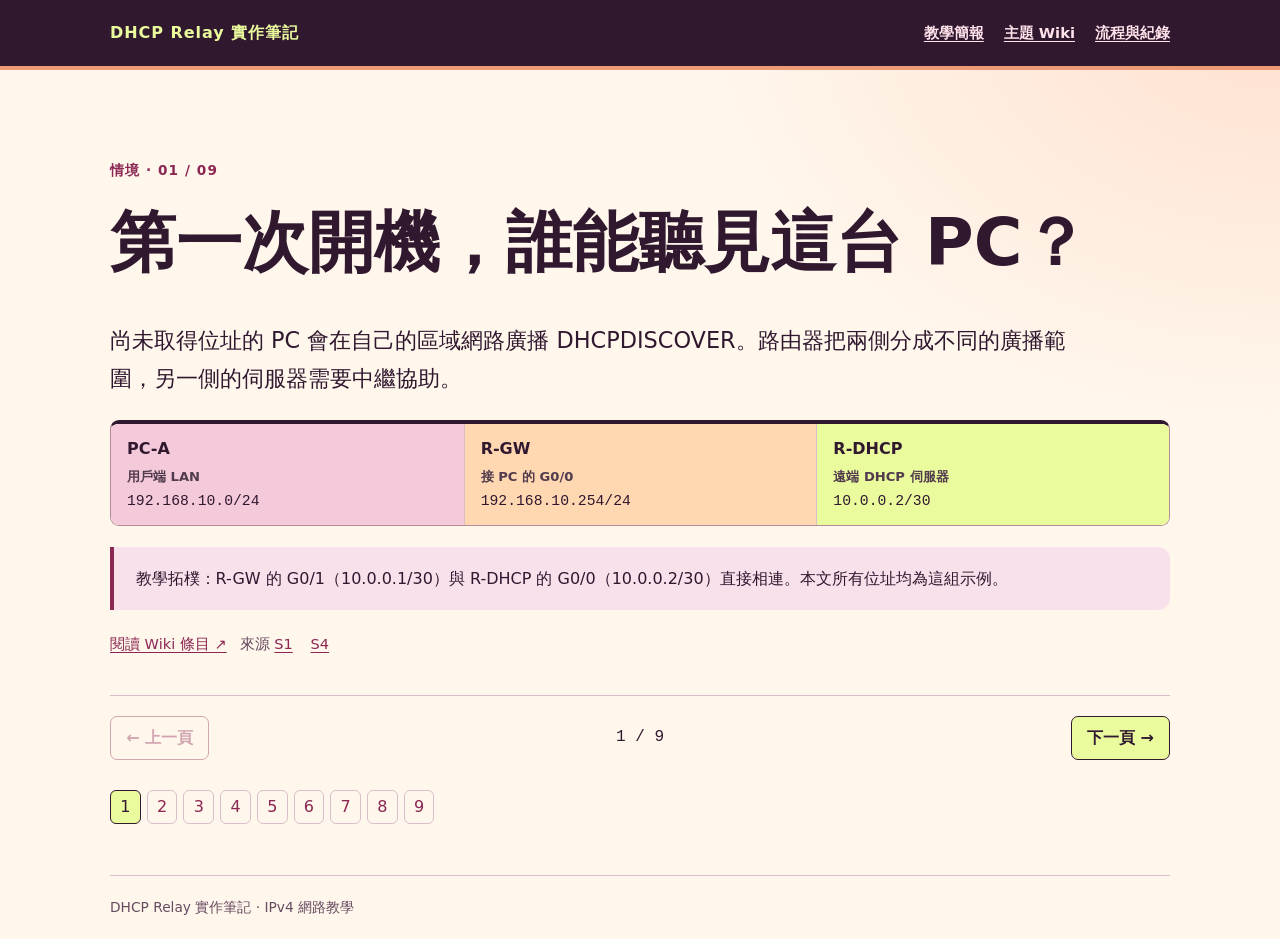
<file: index.html>
<!doctype html><html lang="zh-Hant"><head><meta charset="utf-8"><meta name="viewport" content="width=device-width,initial-scale=1"><meta name="theme-color" content="#30182f"><title>跨網段取得 IP｜DHCP Relay 實作筆記</title><link rel="stylesheet" href="style.css"><script src="slide.js" defer></script></head><body><header><div class="top"><span class="brand">DHCP Relay 實作筆記</span><nav aria-label="主選單"><a href="index.html">教學簡報</a><a href="wiki.html">主題 Wiki</a><a href="workflow.html">流程與紀錄</a></nav></div></header><main><section class="slide" id="s1" aria-label="第 1 頁"><div class="kicker">情境 · 01 / 09</div><h1>第一次開機，誰能聽見這台 PC？</h1><p class="lead">尚未取得位址的 PC 會在自己的區域網路廣播 DHCPDISCOVER。路由器把兩側分成不同的廣播範圍，另一側的伺服器需要中繼協助。</p><div class="body"><div class="map" aria-label="教學拓樸"><div><strong>PC-A</strong><small>用戶端 LAN</small><span>192.168.10.0/24</span></div><div><strong>R-GW</strong><small>接 PC 的 G0/0</small><span>192.168.10.254/24</span></div><div><strong>R-DHCP</strong><small>遠端 DHCP 伺服器</small><span>10.0.0.2/30</span></div></div><p class="panel">教學拓樸：R-GW 的 G0/1（10.0.0.1/30）與 R-DHCP 的 G0/0（10.0.0.2/30）直接相連。本文所有位址均為這組示例。</p></div><div class="refs"><a href="wiki.html#w1">閱讀 Wiki 條目 ↗</a>來源 <a href="wiki.html#S1" title="RFC 2131 · Dynamic Host Configuration Protocol">S1</a> <a href="wiki.html#S4" title="Configuring the Cisco IOS DHCP Relay Agent">S4</a></div></section><section class="slide" id="s2" aria-label="第 2 頁"><div class="kicker">協定 · 02 / 09</div><h2>一筆新租約的四封訊息</h2><p class="lead">首次成功租用新位址的典型順序是 Discover、Offer、Request、ACK，簡稱 DORA。</p><div class="body"><div class="row"><strong>D · Discover</strong><span>PC 在本地詢問「哪一台伺服器能提供設定？」</span></div><div class="row"><strong>O · Offer</strong><span>伺服器提出可提供的位址和參數。</span></div><div class="row"><strong>R · Request</strong><span>PC 表明選擇哪個提議，請求使用該位址。</span></div><div class="row"><strong>A · ACK</strong><span>被選中的伺服器確認租約和設定。</span></div><p class="panel">只觀察到 Offer 時，還要繼續追 Request 與 ACK。續租流程可能省略前面的步驟。</p></div><div class="refs"><a href="wiki.html#w2">閱讀 Wiki 條目 ↗</a>來源 <a href="wiki.html#S1" title="RFC 2131 · Dynamic Host Configuration Protocol">S1</a></div></section><section class="slide" id="s3" aria-label="第 3 頁"><div class="kicker">封包路徑 · 03 / 09</div><h2>追蹤要求與回覆的路徑</h2><p class="lead">R-GW 收到 PC 的初始廣播，將接收介面的 IP 填入 giaddr（中繼位址），再把要求單播給指定的伺服器。</p><div class="body"><div class="row"><strong>① PC-A → R-GW</strong><span>PC 廣播 Discover，初始 giaddr 為 0.0.0.0。</span></div><div class="row"><strong>② R-GW → R-DHCP</strong><span>本例 giaddr 填 192.168.10.254，單播目的地是 10.0.0.2。</span></div><div class="row"><strong>③ R-DHCP → R-GW</strong><span>伺服器據 giaddr 選用戶端網段的位址池，將回覆送往 192.168.10.254。</span></div><div class="row"><strong>④ R-GW → PC-A</strong><span>中繼在用戶端 LAN 交付回覆；本地送達方式取決於廣播旗標等條件。</span></div><p class="panel">想查為什麼沒有收到 Offer，要同時確認伺服器能選到正確的池，也能把回覆送回 giaddr。</p></div><div class="refs"><a href="wiki.html#w3">閱讀 Wiki 條目 ↗</a>來源 <a href="wiki.html#S1" title="RFC 2131 · Dynamic Host Configuration Protocol">S1</a> <a href="wiki.html#S2" title="RFC 1542 · Clarifications and Extensions for BOOTP">S2</a> <a href="wiki.html#S4" title="Configuring the Cisco IOS DHCP Relay Agent">S4</a> <a href="wiki.html#S5" title="Configuring the Cisco IOS XE DHCP Server">S5</a></div></section><section class="slide" id="s4" aria-label="第 4 頁"><div class="kicker">中繼設定 · 04 / 09</div><h2>把 helper 放在收到廣播的一側</h2><p class="lead">在 R-GW 連接 PC-A 的 G0/0 設定 helper，參數填遠端伺服器 10.0.0.2。以下指令從 R-GW 的全域設定模式開始。</p><div class="body"><pre><code>interface GigabitEthernet0/0
 ip address 192.168.10.254 255.255.255.0
 ip helper-address 10.0.0.2
 no shutdown
exit
interface GigabitEthernet0/1
 ip address 10.0.0.1 255.255.255.252
 no shutdown
end</code></pre><p class="panel">設定後查看 R-GW 的 running-config，確認 helper 位於 G0/0 下；在本例 G0/1 是傳往伺服器的一側。</p></div><div class="refs"><a href="wiki.html#w4">閱讀 Wiki 條目 ↗</a>來源 <a href="wiki.html#S4" title="Configuring the Cisco IOS DHCP Relay Agent">S4</a></div></section><section class="slide" id="s5" aria-label="第 5 頁"><div class="kicker">伺服器設定 · 05 / 09</div><h2>把用戶端網段寫進位址池</h2><p class="lead">池描述 PC 要取得的網路設定。R-DHCP 在本例提供 /24 遮罩及 PC 所在 LAN 的預設閘道。以下從 R-DHCP 全域設定模式開始。</p><div class="body"><pre><code>interface GigabitEthernet0/0
 ip address 10.0.0.2 255.255.255.252
 no shutdown
exit
ip dhcp excluded-address 192.168.10.1 192.168.10.20
ip dhcp excluded-address 192.168.10.254
ip dhcp pool CLIENT-LAN
 network 192.168.10.0 255.255.255.0
 default-router 192.168.10.254
end</code></pre><p class="panel">本例動態位址範圍為 .21～.253。192.168.10.21 是可能的租約；實際值要看伺服器紀錄。</p></div><div class="refs"><a href="wiki.html#w5">閱讀 Wiki 條目 ↗</a>來源 <a href="wiki.html#S3" title="RFC 2132 · DHCP Options and BOOTP Vendor Extensions">S3</a> <a href="wiki.html#S5" title="Configuring the Cisco IOS XE DHCP Server">S5</a></div></section><section class="slide" id="s6" aria-label="第 6 頁"><div class="kicker">回程路由 · 06 / 09</div><h2>去程到了，回覆往哪裡走？</h2><p class="lead">兩台路由器在 10.0.0.0/30 上直接相連，但回覆的目的地是 giaddr 192.168.10.254。R-DHCP 還需要一條能到該位址的有效路由。</p><div class="body"><div class="row"><strong>先查目的地</strong><span>在 R-DHCP 的特權模式輸入 show ip route，檢查到 192.168.10.254 的路徑。</span></div><div class="row"><strong>補上回程</strong><span>本例假設沒有其他可用路由。下一跳是相鄰的 R-GW：10.0.0.1。</span></div><pre><code>R-DHCP# configure terminal
R-DHCP(config)# ip route 192.168.10.0 255.255.255.0 10.0.0.1
R-DHCP(config)# end
R-DHCP# show ip route</code></pre><p class="panel">若已有能正確送達 giaddr 的動態路由或預設路由，就沿用原路徑。</p></div><div class="refs"><a href="wiki.html#w6">閱讀 Wiki 條目 ↗</a>來源 <a href="wiki.html#S1" title="RFC 2131 · Dynamic Host Configuration Protocol">S1</a> <a href="wiki.html#S6" title="IP Routing Configuration Guide · Basic IP Routing">S6</a></div></section><section class="slide" id="s7" aria-label="第 7 頁"><div class="kicker">成果驗證 · 07 / 09</div><h2>怎樣才算 PC 真的拿到正確設定？</h2><p class="lead">讓 PC 重新選擇 DHCP，先讀它實際拿到的 IP、遮罩和閘道，再到 R-DHCP 對照 IP 與租約。</p><div class="body"><div class="row"><strong>PC-A</strong><span>Packet Tracer → Desktop → IP Configuration → DHCP。此例應取得 192.168.10.21～253 其中一個位址、遮罩 255.255.255.0、閘道 192.168.10.254。</span></div><div class="row"><strong>R-DHCP</strong><span>show ip dhcp binding：找 PC 剛取得的 IP 與對應用戶端；show ip dhcp pool：看位址池資訊。</span></div><div class="row"><strong>PC-A</strong><span>再 ping 192.168.10.254 檢查 PC 到閘道的連通性。單一次 ping 只能驗證該段連線。</span></div><p class="panel">以上是操作步驟與預期值。實際租約、封包與 ping 結果應從自己的實驗讀取。</p></div><div class="refs"><a href="wiki.html#w7">閱讀 Wiki 條目 ↗</a>來源 <a href="wiki.html#S1" title="RFC 2131 · Dynamic Host Configuration Protocol">S1</a> <a href="wiki.html#S3" title="RFC 2132 · DHCP Options and BOOTP Vendor Extensions">S3</a> <a href="wiki.html#S5" title="Configuring the Cisco IOS XE DHCP Server">S5</a></div></section><section class="slide" id="s8" aria-label="第 8 頁"><div class="kicker">故障定位 · 08 / 09</div><h2>依最後看見的封包找下一步</h2><p class="lead">依目前掌握的證據，先查最靠近封包停止位置的設定。</p><div class="body"><div class="row"><strong>只有本地 Discover</strong><span>查 R-GW 的用戶端側介面及 helper 目標，再查到伺服器的路徑。</span></div><div class="row"><strong>伺服器收到要求，未見 Offer</strong><span>看 giaddr、相符的 network、池內是否仍有可分配的位址。</span></div><div class="row"><strong>伺服器送出 Offer，PC 收不到</strong><span>查伺服器到 giaddr 的回程；若 Offer 已到中繼，再看中繼到 PC 的 LAN。</span></div><div class="row"><strong>有 IP，但跨網段不通</strong><span>比對 Option 3、PC 的閘道與實際介面，接著逐段檢查路由。</span></div><p class="panel">每一列都是下一個要驗證的假設；要靠設定或封包結果決定實際原因。</p></div><div class="refs"><a href="wiki.html#w8">閱讀 Wiki 條目 ↗</a>來源 <a href="wiki.html#S1" title="RFC 2131 · Dynamic Host Configuration Protocol">S1</a> <a href="wiki.html#S2" title="RFC 1542 · Clarifications and Extensions for BOOTP">S2</a> <a href="wiki.html#S3" title="RFC 2132 · DHCP Options and BOOTP Vendor Extensions">S3</a> <a href="wiki.html#S4" title="Configuring the Cisco IOS DHCP Relay Agent">S4</a> <a href="wiki.html#S5" title="Configuring the Cisco IOS XE DHCP Server">S5</a> <a href="wiki.html#S6" title="IP Routing Configuration Guide · Basic IP Routing">S6</a></div></section><section class="slide" id="s9" aria-label="第 9 頁"><div class="kicker">自我檢核 · 09 / 09</div><h2>你能從三個位址找出錯誤嗎？</h2><p class="lead">先對照各欄位的使用者：中繼要找伺服器，PC 要找本地閘道，而伺服器要找通往中繼的下一跳。</p><div class="body"><details><summary>① helper 應填哪個 IP？設在哪裡？</summary><p>在 R-GW 的 G0/0 設定 ip helper-address 10.0.0.2，讓接收廣播的介面將要求轉給 R-DHCP。</p></details><details><summary>② 位址池應發給 PC 哪個閘道？</summary><p>default-router 192.168.10.254。這個位址位在 PC 所在的 LAN。</p></details><details><summary>③ R-DHCP 到用戶端網段經過哪個鄰居？</summary><p>經 10.0.0.1，也就是對端 R-GW 的 G0/1。回覆要到的 giaddr 是 192.168.10.254。</p></details></div><div class="refs"><a href="wiki.html#w9">閱讀 Wiki 條目 ↗</a>來源 <a href="wiki.html#S2" title="RFC 1542 · Clarifications and Extensions for BOOTP">S2</a> <a href="wiki.html#S3" title="RFC 2132 · DHCP Options and BOOTP Vendor Extensions">S3</a> <a href="wiki.html#S4" title="Configuring the Cisco IOS DHCP Relay Agent">S4</a> <a href="wiki.html#S5" title="Configuring the Cisco IOS XE DHCP Server">S5</a> <a href="wiki.html#S6" title="IP Routing Configuration Guide · Basic IP Routing">S6</a></div></section><div class="ctrl"><button type="button" id="prev">← 上一頁</button><span class="mono" id="counter" aria-live="polite">1 / 9</span><button type="button" id="next" class="forward">下一頁 →</button></div><nav class="pages" aria-label="跳到指定頁"><a href="#s1" aria-label="第 1 頁 情境">1</a><a href="#s2" aria-label="第 2 頁 協定">2</a><a href="#s3" aria-label="第 3 頁 封包路徑">3</a><a href="#s4" aria-label="第 4 頁 中繼設定">4</a><a href="#s5" aria-label="第 5 頁 伺服器設定">5</a><a href="#s6" aria-label="第 6 頁 回程路由">6</a><a href="#s7" aria-label="第 7 頁 成果驗證">7</a><a href="#s8" aria-label="第 8 頁 故障定位">8</a><a href="#s9" aria-label="第 9 頁 自我檢核">9</a></nav></main><footer>DHCP Relay 實作筆記 · IPv4 網路教學</footer></body></html>
</file>
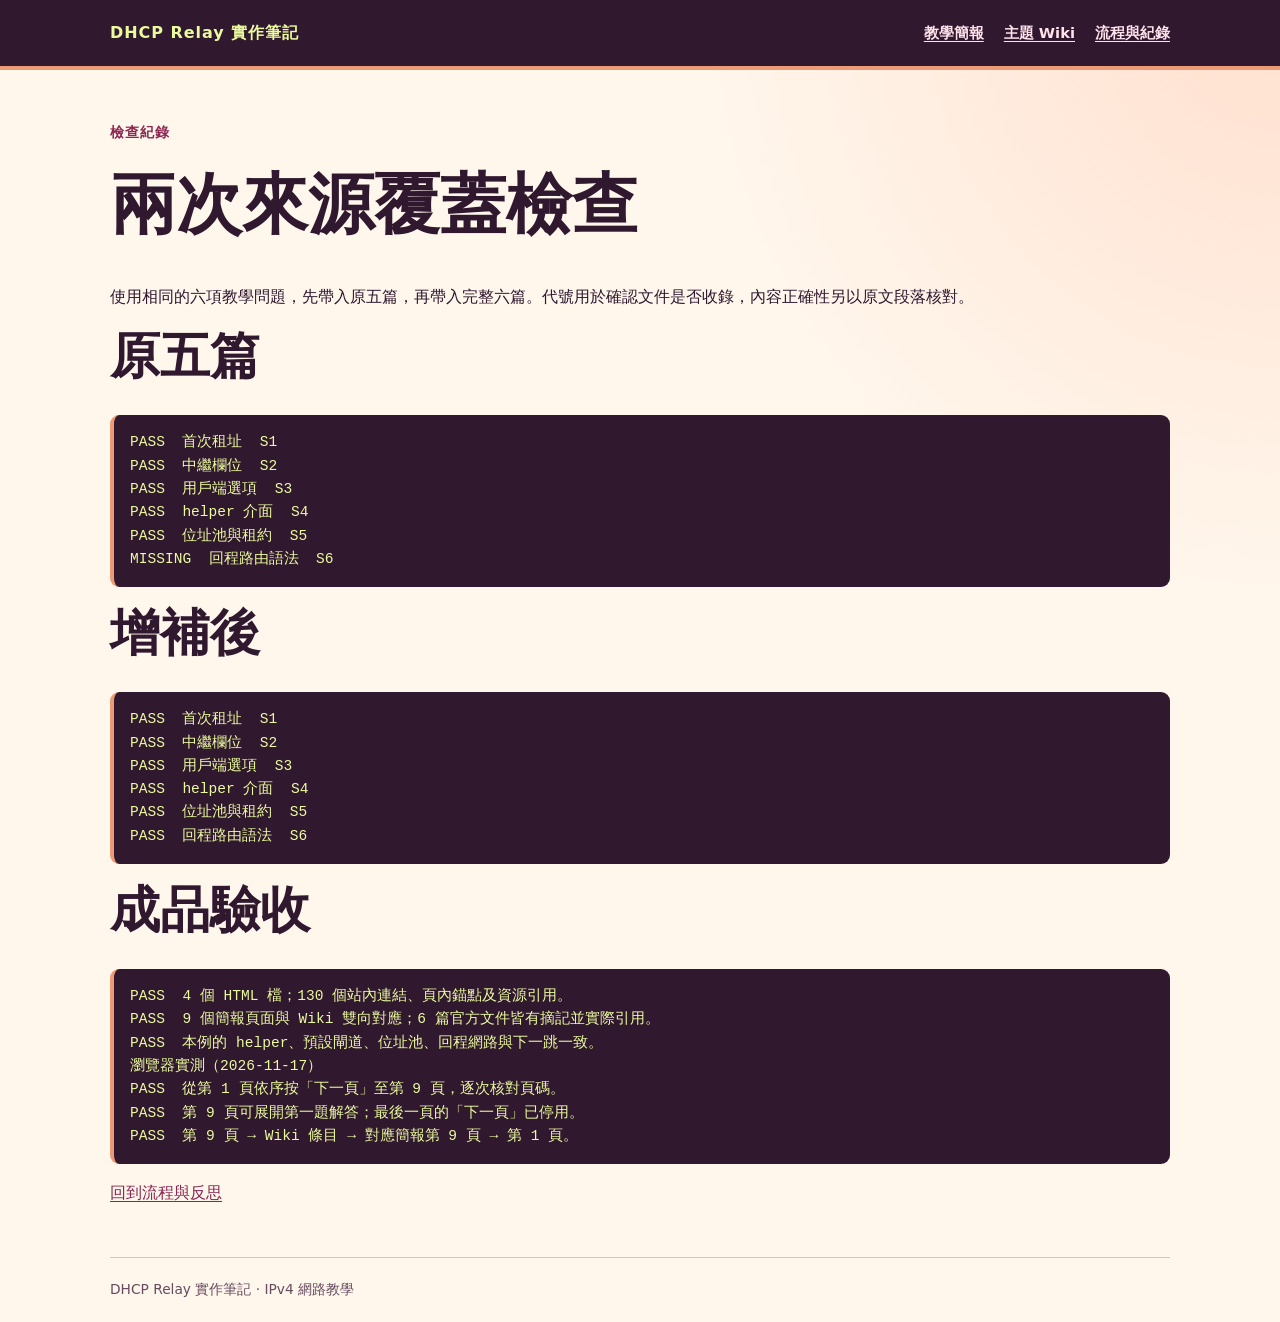
<file: checks.html>
<!doctype html><html lang="zh-Hant"><head><meta charset="utf-8"><meta name="viewport" content="width=device-width,initial-scale=1"><meta name="theme-color" content="#30182f"><title>檢查輸出｜DHCP Relay 實作筆記</title><link rel="stylesheet" href="style.css"></head><body><header><div class="top"><span class="brand">DHCP Relay 實作筆記</span><nav aria-label="主選單"><a href="index.html">教學簡報</a><a href="wiki.html">主題 Wiki</a><a href="workflow.html">流程與紀錄</a></nav></div></header><main><div class="kicker">檢查紀錄</div><h1>兩次來源覆蓋檢查</h1><p>使用相同的六項教學問題，先帶入原五篇，再帶入完整六篇。代號用於確認文件是否收錄，內容正確性另以原文段落核對。</p><h2>原五篇</h2><pre>PASS  首次租址  S1
PASS  中繼欄位  S2
PASS  用戶端選項  S3
PASS  helper 介面  S4
PASS  位址池與租約  S5
MISSING  回程路由語法  S6
</pre><h2>增補後</h2><pre>PASS  首次租址  S1
PASS  中繼欄位  S2
PASS  用戶端選項  S3
PASS  helper 介面  S4
PASS  位址池與租約  S5
PASS  回程路由語法  S6
</pre><h2>成品驗收</h2><pre>PASS  4 個 HTML 檔；130 個站內連結、頁內錨點及資源引用。
PASS  9 個簡報頁面與 Wiki 雙向對應；6 篇官方文件皆有摘記並實際引用。
PASS  本例的 helper、預設閘道、位址池、回程網路與下一跳一致。
瀏覽器實測（2026-11-17）
PASS  從第 1 頁依序按「下一頁」至第 9 頁，逐次核對頁碼。
PASS  第 9 頁可展開第一題解答；最後一頁的「下一頁」已停用。
PASS  第 9 頁 → Wiki 條目 → 對應簡報第 9 頁 → 第 1 頁。
</pre><a href="workflow.html">回到流程與反思</a></main><footer>DHCP Relay 實作筆記 · IPv4 網路教學</footer></body></html>
</file>
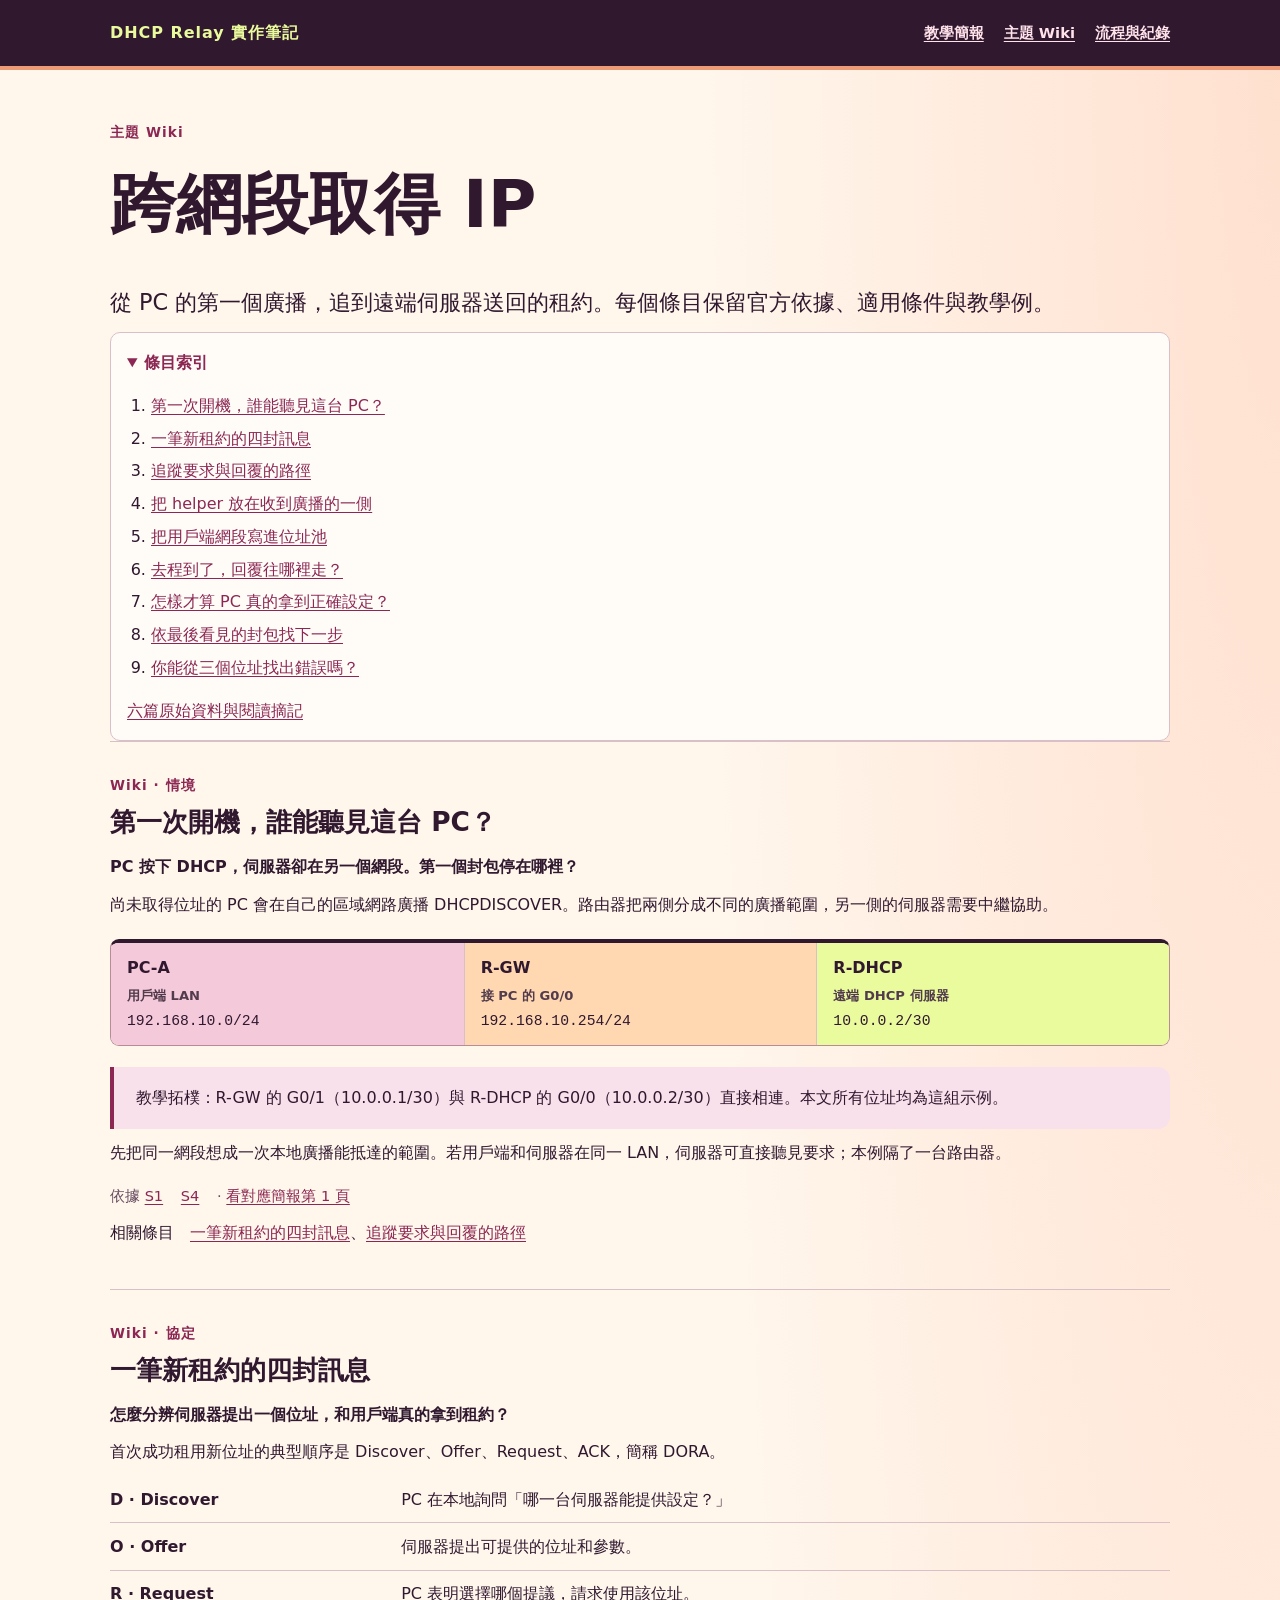
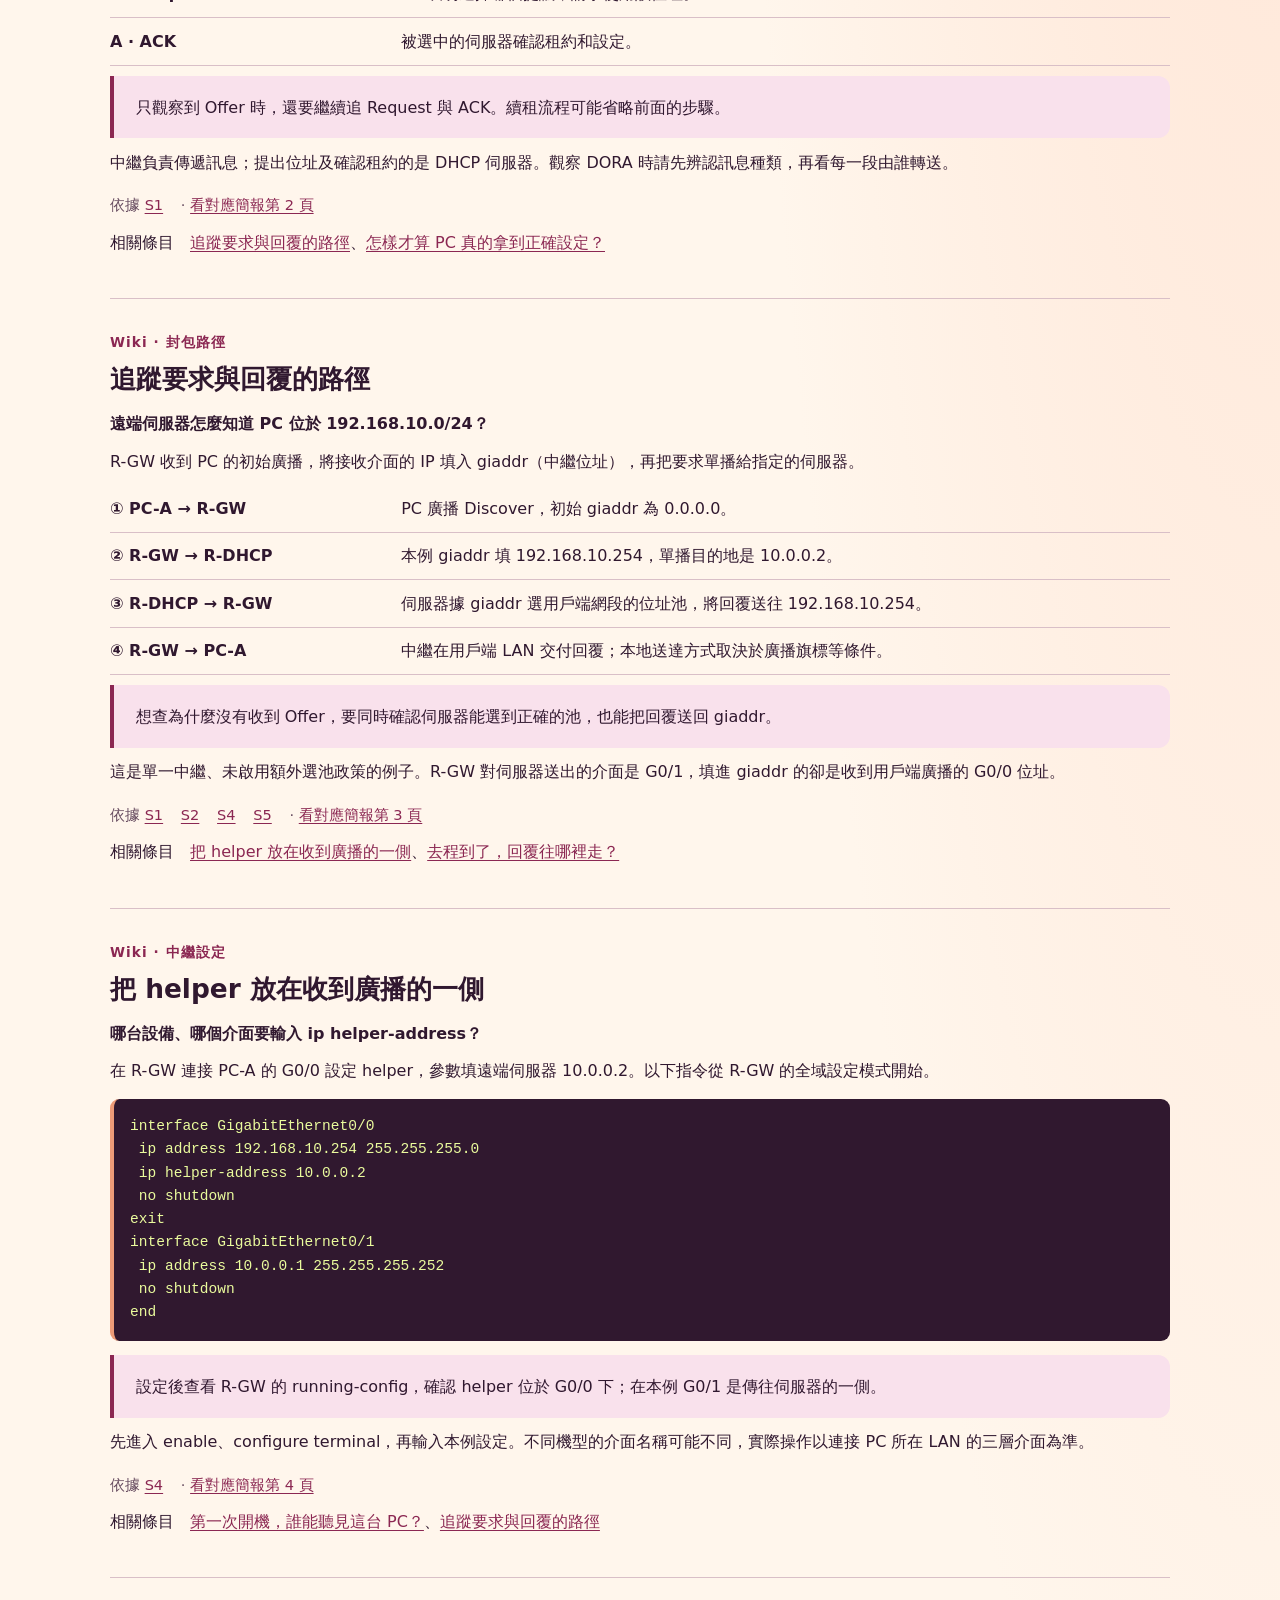
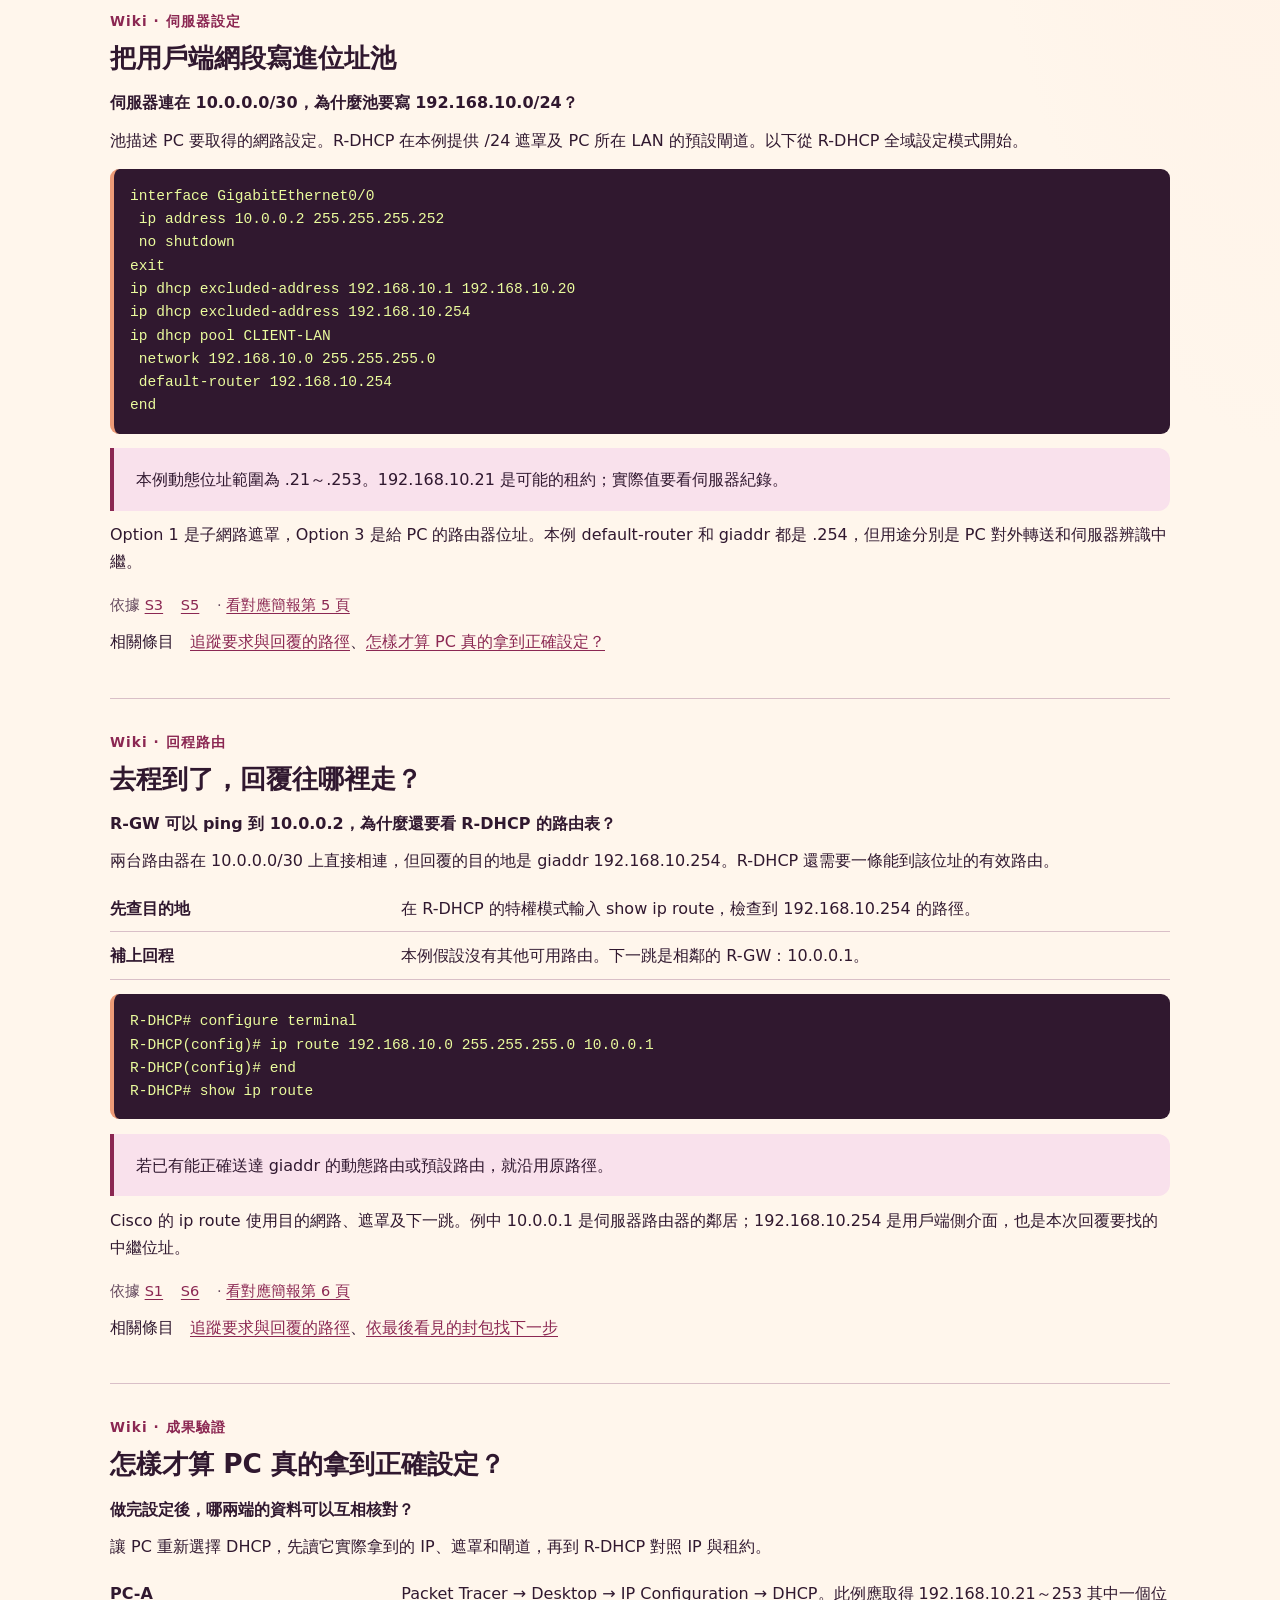
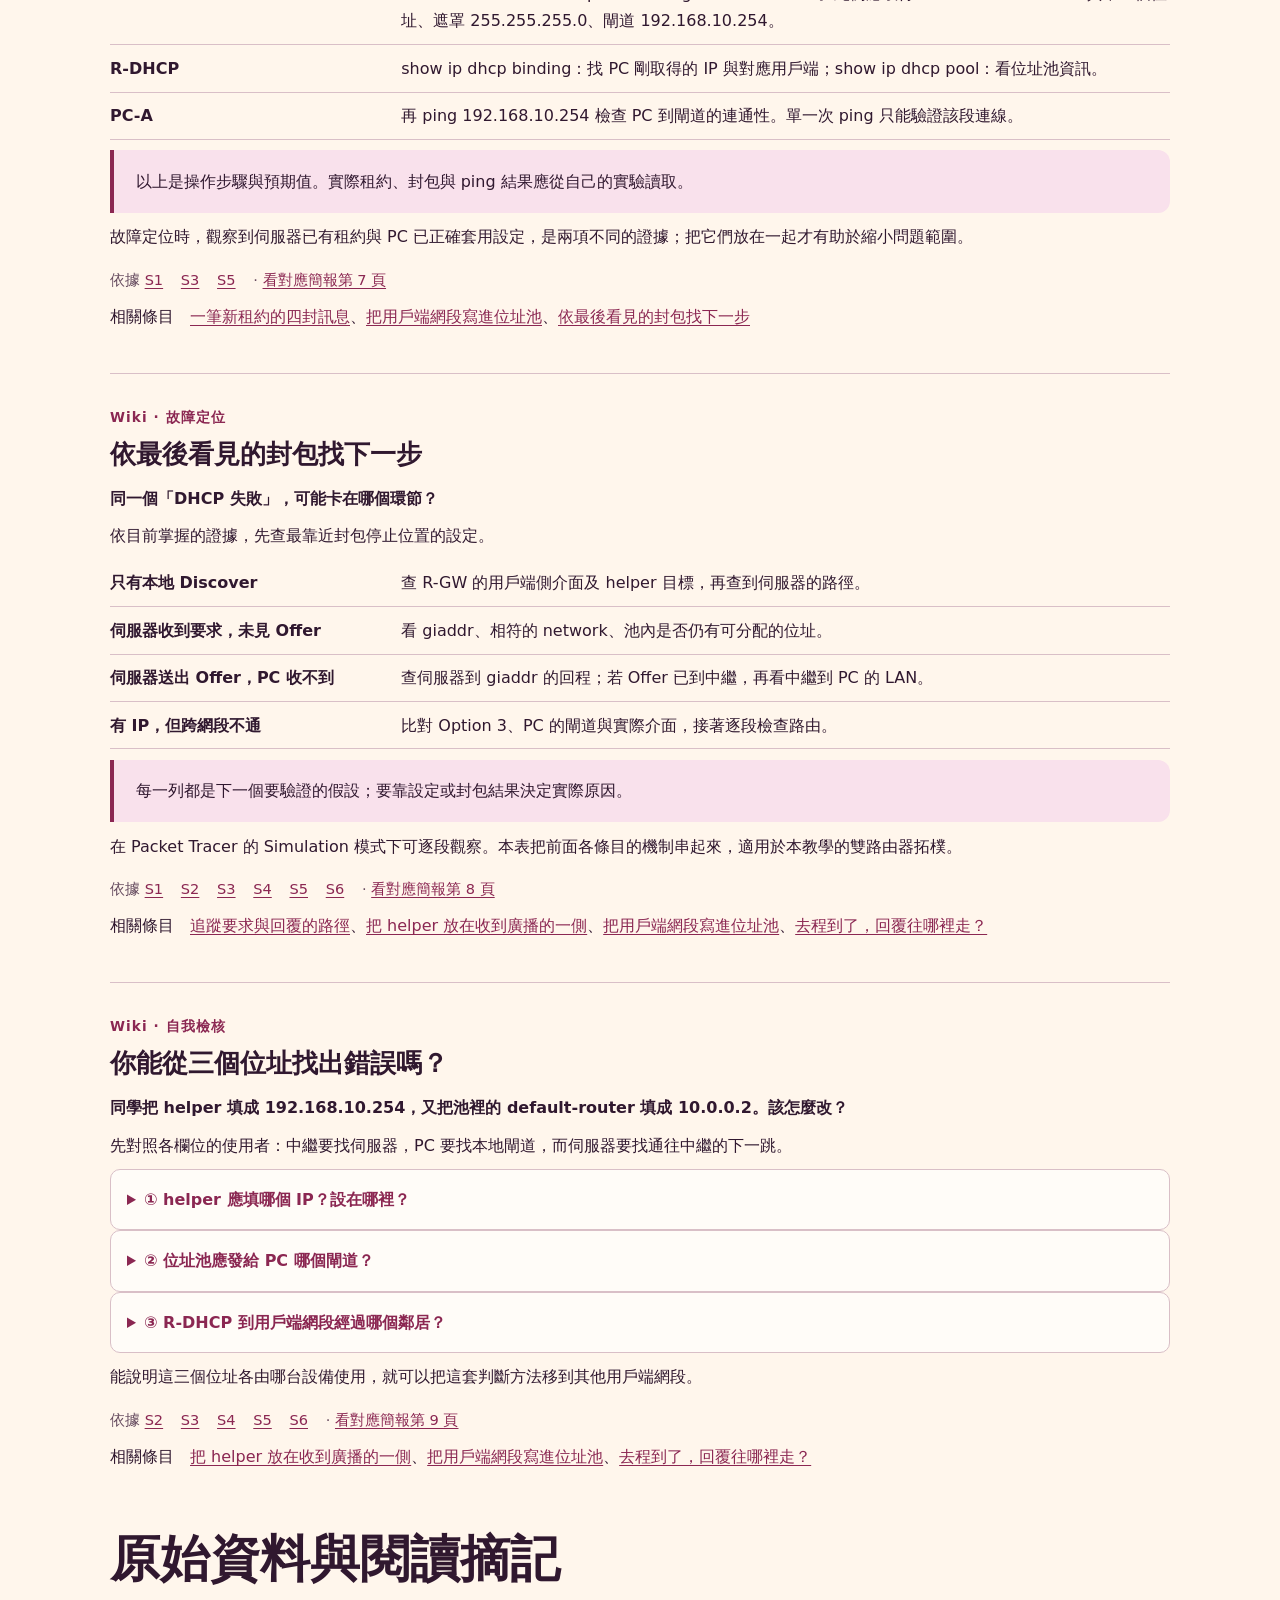
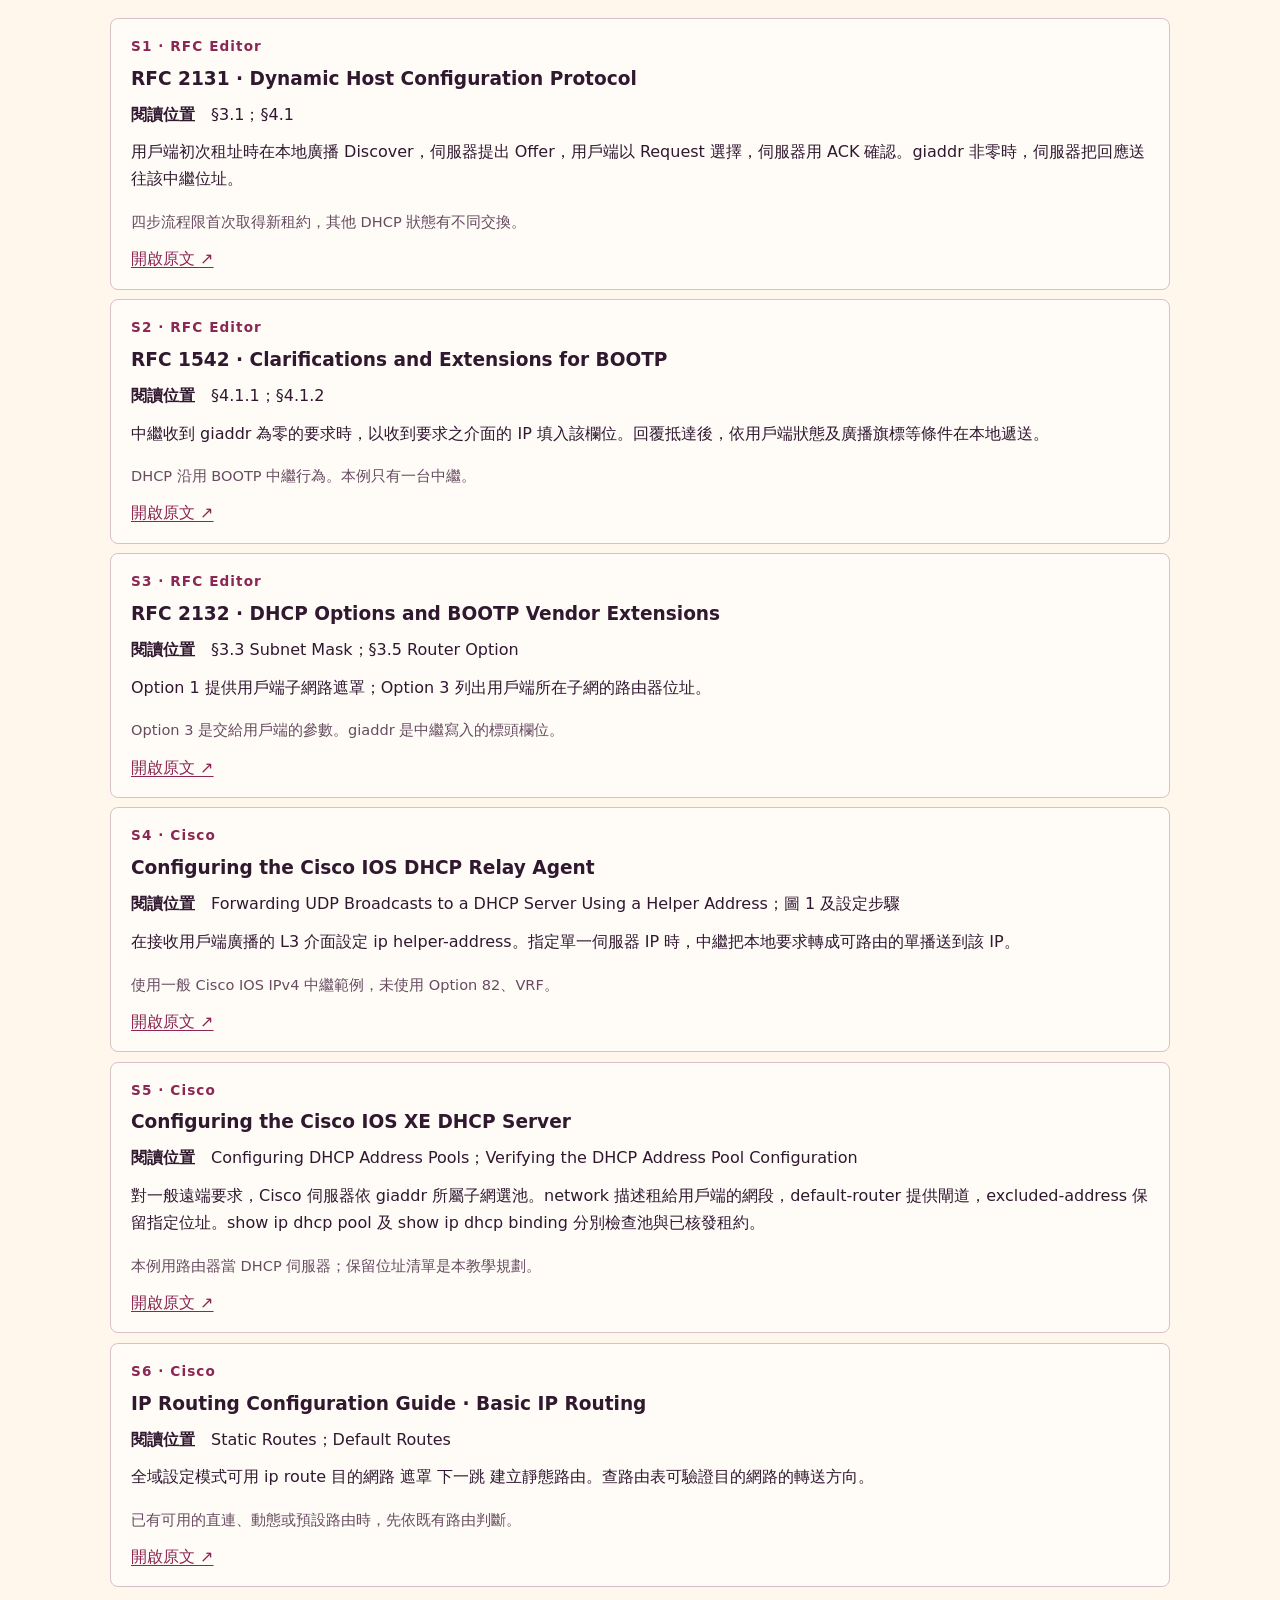
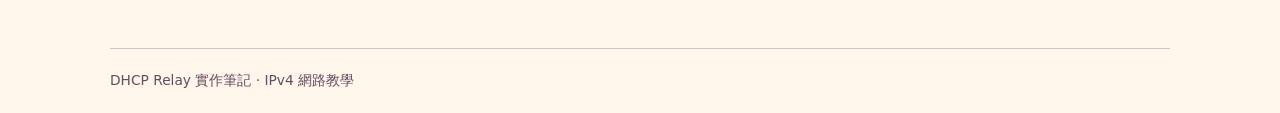
<file: wiki.html>
<!doctype html><html lang="zh-Hant"><head><meta charset="utf-8"><meta name="viewport" content="width=device-width,initial-scale=1"><meta name="theme-color" content="#30182f"><title>主題 Wiki｜DHCP Relay 實作筆記</title><link rel="stylesheet" href="style.css"></head><body><header><div class="top"><span class="brand">DHCP Relay 實作筆記</span><nav aria-label="主選單"><a href="index.html">教學簡報</a><a href="wiki.html">主題 Wiki</a><a href="workflow.html">流程與紀錄</a></nav></div></header><main><div class="kicker">主題 Wiki</div><h1>跨網段取得 IP</h1><p class="lead">從 PC 的第一個廣播，追到遠端伺服器送回的租約。每個條目保留官方依據、適用條件與教學例。</p><details open><summary>條目索引</summary><ol><li><a href="#w1">第一次開機，誰能聽見這台 PC？</a></li><li><a href="#w2">一筆新租約的四封訊息</a></li><li><a href="#w3">追蹤要求與回覆的路徑</a></li><li><a href="#w4">把 helper 放在收到廣播的一側</a></li><li><a href="#w5">把用戶端網段寫進位址池</a></li><li><a href="#w6">去程到了，回覆往哪裡走？</a></li><li><a href="#w7">怎樣才算 PC 真的拿到正確設定？</a></li><li><a href="#w8">依最後看見的封包找下一步</a></li><li><a href="#w9">你能從三個位址找出錯誤嗎？</a></li></ol><a href="#sources">六篇原始資料與閱讀摘記</a></details><article class="entry" id="w1"><div class="kicker">Wiki · 情境</div><h2>第一次開機，誰能聽見這台 PC？</h2><p><strong>PC 按下 DHCP，伺服器卻在另一個網段。第一個封包停在哪裡？</strong></p><p>尚未取得位址的 PC 會在自己的區域網路廣播 DHCPDISCOVER。路由器把兩側分成不同的廣播範圍，另一側的伺服器需要中繼協助。</p><div class="map" aria-label="教學拓樸"><div><strong>PC-A</strong><small>用戶端 LAN</small><span>192.168.10.0/24</span></div><div><strong>R-GW</strong><small>接 PC 的 G0/0</small><span>192.168.10.254/24</span></div><div><strong>R-DHCP</strong><small>遠端 DHCP 伺服器</small><span>10.0.0.2/30</span></div></div><p class="panel">教學拓樸：R-GW 的 G0/1（10.0.0.1/30）與 R-DHCP 的 G0/0（10.0.0.2/30）直接相連。本文所有位址均為這組示例。</p><p>先把同一網段想成一次本地廣播能抵達的範圍。若用戶端和伺服器在同一 LAN，伺服器可直接聽見要求；本例隔了一台路由器。</p><p class="refs">依據 <a href="wiki.html#S1" title="RFC 2131 · Dynamic Host Configuration Protocol">S1</a> <a href="wiki.html#S4" title="Configuring the Cisco IOS DHCP Relay Agent">S4</a> · <a href="index.html#s1">看對應簡報第 1 頁</a></p><p>相關條目　<a href="#w2">一筆新租約的四封訊息</a>、<a href="#w3">追蹤要求與回覆的路徑</a></p></article><article class="entry" id="w2"><div class="kicker">Wiki · 協定</div><h2>一筆新租約的四封訊息</h2><p><strong>怎麼分辨伺服器提出一個位址，和用戶端真的拿到租約？</strong></p><p>首次成功租用新位址的典型順序是 Discover、Offer、Request、ACK，簡稱 DORA。</p><div class="row"><strong>D · Discover</strong><span>PC 在本地詢問「哪一台伺服器能提供設定？」</span></div><div class="row"><strong>O · Offer</strong><span>伺服器提出可提供的位址和參數。</span></div><div class="row"><strong>R · Request</strong><span>PC 表明選擇哪個提議，請求使用該位址。</span></div><div class="row"><strong>A · ACK</strong><span>被選中的伺服器確認租約和設定。</span></div><p class="panel">只觀察到 Offer 時，還要繼續追 Request 與 ACK。續租流程可能省略前面的步驟。</p><p>中繼負責傳遞訊息；提出位址及確認租約的是 DHCP 伺服器。觀察 DORA 時請先辨認訊息種類，再看每一段由誰轉送。</p><p class="refs">依據 <a href="wiki.html#S1" title="RFC 2131 · Dynamic Host Configuration Protocol">S1</a> · <a href="index.html#s2">看對應簡報第 2 頁</a></p><p>相關條目　<a href="#w3">追蹤要求與回覆的路徑</a>、<a href="#w7">怎樣才算 PC 真的拿到正確設定？</a></p></article><article class="entry" id="w3"><div class="kicker">Wiki · 封包路徑</div><h2>追蹤要求與回覆的路徑</h2><p><strong>遠端伺服器怎麼知道 PC 位於 192.168.10.0/24？</strong></p><p>R-GW 收到 PC 的初始廣播，將接收介面的 IP 填入 giaddr（中繼位址），再把要求單播給指定的伺服器。</p><div class="row"><strong>① PC-A → R-GW</strong><span>PC 廣播 Discover，初始 giaddr 為 0.0.0.0。</span></div><div class="row"><strong>② R-GW → R-DHCP</strong><span>本例 giaddr 填 192.168.10.254，單播目的地是 10.0.0.2。</span></div><div class="row"><strong>③ R-DHCP → R-GW</strong><span>伺服器據 giaddr 選用戶端網段的位址池，將回覆送往 192.168.10.254。</span></div><div class="row"><strong>④ R-GW → PC-A</strong><span>中繼在用戶端 LAN 交付回覆；本地送達方式取決於廣播旗標等條件。</span></div><p class="panel">想查為什麼沒有收到 Offer，要同時確認伺服器能選到正確的池，也能把回覆送回 giaddr。</p><p>這是單一中繼、未啟用額外選池政策的例子。R-GW 對伺服器送出的介面是 G0/1，填進 giaddr 的卻是收到用戶端廣播的 G0/0 位址。</p><p class="refs">依據 <a href="wiki.html#S1" title="RFC 2131 · Dynamic Host Configuration Protocol">S1</a> <a href="wiki.html#S2" title="RFC 1542 · Clarifications and Extensions for BOOTP">S2</a> <a href="wiki.html#S4" title="Configuring the Cisco IOS DHCP Relay Agent">S4</a> <a href="wiki.html#S5" title="Configuring the Cisco IOS XE DHCP Server">S5</a> · <a href="index.html#s3">看對應簡報第 3 頁</a></p><p>相關條目　<a href="#w4">把 helper 放在收到廣播的一側</a>、<a href="#w6">去程到了，回覆往哪裡走？</a></p></article><article class="entry" id="w4"><div class="kicker">Wiki · 中繼設定</div><h2>把 helper 放在收到廣播的一側</h2><p><strong>哪台設備、哪個介面要輸入 ip helper-address？</strong></p><p>在 R-GW 連接 PC-A 的 G0/0 設定 helper，參數填遠端伺服器 10.0.0.2。以下指令從 R-GW 的全域設定模式開始。</p><pre><code>interface GigabitEthernet0/0
 ip address 192.168.10.254 255.255.255.0
 ip helper-address 10.0.0.2
 no shutdown
exit
interface GigabitEthernet0/1
 ip address 10.0.0.1 255.255.255.252
 no shutdown
end</code></pre><p class="panel">設定後查看 R-GW 的 running-config，確認 helper 位於 G0/0 下；在本例 G0/1 是傳往伺服器的一側。</p><p>先進入 enable、configure terminal，再輸入本例設定。不同機型的介面名稱可能不同，實際操作以連接 PC 所在 LAN 的三層介面為準。</p><p class="refs">依據 <a href="wiki.html#S4" title="Configuring the Cisco IOS DHCP Relay Agent">S4</a> · <a href="index.html#s4">看對應簡報第 4 頁</a></p><p>相關條目　<a href="#w1">第一次開機，誰能聽見這台 PC？</a>、<a href="#w3">追蹤要求與回覆的路徑</a></p></article><article class="entry" id="w5"><div class="kicker">Wiki · 伺服器設定</div><h2>把用戶端網段寫進位址池</h2><p><strong>伺服器連在 10.0.0.0/30，為什麼池要寫 192.168.10.0/24？</strong></p><p>池描述 PC 要取得的網路設定。R-DHCP 在本例提供 /24 遮罩及 PC 所在 LAN 的預設閘道。以下從 R-DHCP 全域設定模式開始。</p><pre><code>interface GigabitEthernet0/0
 ip address 10.0.0.2 255.255.255.252
 no shutdown
exit
ip dhcp excluded-address 192.168.10.1 192.168.10.20
ip dhcp excluded-address 192.168.10.254
ip dhcp pool CLIENT-LAN
 network 192.168.10.0 255.255.255.0
 default-router 192.168.10.254
end</code></pre><p class="panel">本例動態位址範圍為 .21～.253。192.168.10.21 是可能的租約；實際值要看伺服器紀錄。</p><p>Option 1 是子網路遮罩，Option 3 是給 PC 的路由器位址。本例 default-router 和 giaddr 都是 .254，但用途分別是 PC 對外轉送和伺服器辨識中繼。</p><p class="refs">依據 <a href="wiki.html#S3" title="RFC 2132 · DHCP Options and BOOTP Vendor Extensions">S3</a> <a href="wiki.html#S5" title="Configuring the Cisco IOS XE DHCP Server">S5</a> · <a href="index.html#s5">看對應簡報第 5 頁</a></p><p>相關條目　<a href="#w3">追蹤要求與回覆的路徑</a>、<a href="#w7">怎樣才算 PC 真的拿到正確設定？</a></p></article><article class="entry" id="w6"><div class="kicker">Wiki · 回程路由</div><h2>去程到了，回覆往哪裡走？</h2><p><strong>R-GW 可以 ping 到 10.0.0.2，為什麼還要看 R-DHCP 的路由表？</strong></p><p>兩台路由器在 10.0.0.0/30 上直接相連，但回覆的目的地是 giaddr 192.168.10.254。R-DHCP 還需要一條能到該位址的有效路由。</p><div class="row"><strong>先查目的地</strong><span>在 R-DHCP 的特權模式輸入 show ip route，檢查到 192.168.10.254 的路徑。</span></div><div class="row"><strong>補上回程</strong><span>本例假設沒有其他可用路由。下一跳是相鄰的 R-GW：10.0.0.1。</span></div><pre><code>R-DHCP# configure terminal
R-DHCP(config)# ip route 192.168.10.0 255.255.255.0 10.0.0.1
R-DHCP(config)# end
R-DHCP# show ip route</code></pre><p class="panel">若已有能正確送達 giaddr 的動態路由或預設路由，就沿用原路徑。</p><p>Cisco 的 ip route 使用目的網路、遮罩及下一跳。例中 10.0.0.1 是伺服器路由器的鄰居；192.168.10.254 是用戶端側介面，也是本次回覆要找的中繼位址。</p><p class="refs">依據 <a href="wiki.html#S1" title="RFC 2131 · Dynamic Host Configuration Protocol">S1</a> <a href="wiki.html#S6" title="IP Routing Configuration Guide · Basic IP Routing">S6</a> · <a href="index.html#s6">看對應簡報第 6 頁</a></p><p>相關條目　<a href="#w3">追蹤要求與回覆的路徑</a>、<a href="#w8">依最後看見的封包找下一步</a></p></article><article class="entry" id="w7"><div class="kicker">Wiki · 成果驗證</div><h2>怎樣才算 PC 真的拿到正確設定？</h2><p><strong>做完設定後，哪兩端的資料可以互相核對？</strong></p><p>讓 PC 重新選擇 DHCP，先讀它實際拿到的 IP、遮罩和閘道，再到 R-DHCP 對照 IP 與租約。</p><div class="row"><strong>PC-A</strong><span>Packet Tracer → Desktop → IP Configuration → DHCP。此例應取得 192.168.10.21～253 其中一個位址、遮罩 255.255.255.0、閘道 192.168.10.254。</span></div><div class="row"><strong>R-DHCP</strong><span>show ip dhcp binding：找 PC 剛取得的 IP 與對應用戶端；show ip dhcp pool：看位址池資訊。</span></div><div class="row"><strong>PC-A</strong><span>再 ping 192.168.10.254 檢查 PC 到閘道的連通性。單一次 ping 只能驗證該段連線。</span></div><p class="panel">以上是操作步驟與預期值。實際租約、封包與 ping 結果應從自己的實驗讀取。</p><p>故障定位時，觀察到伺服器已有租約與 PC 已正確套用設定，是兩項不同的證據；把它們放在一起才有助於縮小問題範圍。</p><p class="refs">依據 <a href="wiki.html#S1" title="RFC 2131 · Dynamic Host Configuration Protocol">S1</a> <a href="wiki.html#S3" title="RFC 2132 · DHCP Options and BOOTP Vendor Extensions">S3</a> <a href="wiki.html#S5" title="Configuring the Cisco IOS XE DHCP Server">S5</a> · <a href="index.html#s7">看對應簡報第 7 頁</a></p><p>相關條目　<a href="#w2">一筆新租約的四封訊息</a>、<a href="#w5">把用戶端網段寫進位址池</a>、<a href="#w8">依最後看見的封包找下一步</a></p></article><article class="entry" id="w8"><div class="kicker">Wiki · 故障定位</div><h2>依最後看見的封包找下一步</h2><p><strong>同一個「DHCP 失敗」，可能卡在哪個環節？</strong></p><p>依目前掌握的證據，先查最靠近封包停止位置的設定。</p><div class="row"><strong>只有本地 Discover</strong><span>查 R-GW 的用戶端側介面及 helper 目標，再查到伺服器的路徑。</span></div><div class="row"><strong>伺服器收到要求，未見 Offer</strong><span>看 giaddr、相符的 network、池內是否仍有可分配的位址。</span></div><div class="row"><strong>伺服器送出 Offer，PC 收不到</strong><span>查伺服器到 giaddr 的回程；若 Offer 已到中繼，再看中繼到 PC 的 LAN。</span></div><div class="row"><strong>有 IP，但跨網段不通</strong><span>比對 Option 3、PC 的閘道與實際介面，接著逐段檢查路由。</span></div><p class="panel">每一列都是下一個要驗證的假設；要靠設定或封包結果決定實際原因。</p><p>在 Packet Tracer 的 Simulation 模式下可逐段觀察。本表把前面各條目的機制串起來，適用於本教學的雙路由器拓樸。</p><p class="refs">依據 <a href="wiki.html#S1" title="RFC 2131 · Dynamic Host Configuration Protocol">S1</a> <a href="wiki.html#S2" title="RFC 1542 · Clarifications and Extensions for BOOTP">S2</a> <a href="wiki.html#S3" title="RFC 2132 · DHCP Options and BOOTP Vendor Extensions">S3</a> <a href="wiki.html#S4" title="Configuring the Cisco IOS DHCP Relay Agent">S4</a> <a href="wiki.html#S5" title="Configuring the Cisco IOS XE DHCP Server">S5</a> <a href="wiki.html#S6" title="IP Routing Configuration Guide · Basic IP Routing">S6</a> · <a href="index.html#s8">看對應簡報第 8 頁</a></p><p>相關條目　<a href="#w3">追蹤要求與回覆的路徑</a>、<a href="#w4">把 helper 放在收到廣播的一側</a>、<a href="#w5">把用戶端網段寫進位址池</a>、<a href="#w6">去程到了，回覆往哪裡走？</a></p></article><article class="entry" id="w9"><div class="kicker">Wiki · 自我檢核</div><h2>你能從三個位址找出錯誤嗎？</h2><p><strong>同學把 helper 填成 192.168.10.254，又把池裡的 default-router 填成 10.0.0.2。該怎麼改？</strong></p><p>先對照各欄位的使用者：中繼要找伺服器，PC 要找本地閘道，而伺服器要找通往中繼的下一跳。</p><details><summary>① helper 應填哪個 IP？設在哪裡？</summary><p>在 R-GW 的 G0/0 設定 ip helper-address 10.0.0.2，讓接收廣播的介面將要求轉給 R-DHCP。</p></details><details><summary>② 位址池應發給 PC 哪個閘道？</summary><p>default-router 192.168.10.254。這個位址位在 PC 所在的 LAN。</p></details><details><summary>③ R-DHCP 到用戶端網段經過哪個鄰居？</summary><p>經 10.0.0.1，也就是對端 R-GW 的 G0/1。回覆要到的 giaddr 是 192.168.10.254。</p></details><p>能說明這三個位址各由哪台設備使用，就可以把這套判斷方法移到其他用戶端網段。</p><p class="refs">依據 <a href="wiki.html#S2" title="RFC 1542 · Clarifications and Extensions for BOOTP">S2</a> <a href="wiki.html#S3" title="RFC 2132 · DHCP Options and BOOTP Vendor Extensions">S3</a> <a href="wiki.html#S4" title="Configuring the Cisco IOS DHCP Relay Agent">S4</a> <a href="wiki.html#S5" title="Configuring the Cisco IOS XE DHCP Server">S5</a> <a href="wiki.html#S6" title="IP Routing Configuration Guide · Basic IP Routing">S6</a> · <a href="index.html#s9">看對應簡報第 9 頁</a></p><p>相關條目　<a href="#w4">把 helper 放在收到廣播的一側</a>、<a href="#w5">把用戶端網段寫進位址池</a>、<a href="#w6">去程到了，回覆往哪裡走？</a></p></article><section id="sources"><h2>原始資料與閱讀摘記</h2><article class="source" id="S1"><div class="kicker">S1 · RFC Editor</div><h3>RFC 2131 · Dynamic Host Configuration Protocol</h3><p><strong>閱讀位置</strong>　§3.1；§4.1</p><p>用戶端初次租址時在本地廣播 Discover，伺服器提出 Offer，用戶端以 Request 選擇，伺服器用 ACK 確認。giaddr 非零時，伺服器把回應送往該中繼位址。</p><p class="refs">四步流程限首次取得新租約，其他 DHCP 狀態有不同交換。</p><a href="https://www.rfc-editor.org/rfc/rfc2131.html">開啟原文 ↗</a></article><article class="source" id="S2"><div class="kicker">S2 · RFC Editor</div><h3>RFC 1542 · Clarifications and Extensions for BOOTP</h3><p><strong>閱讀位置</strong>　§4.1.1；§4.1.2</p><p>中繼收到 giaddr 為零的要求時，以收到要求之介面的 IP 填入該欄位。回覆抵達後，依用戶端狀態及廣播旗標等條件在本地遞送。</p><p class="refs">DHCP 沿用 BOOTP 中繼行為。本例只有一台中繼。</p><a href="https://www.rfc-editor.org/rfc/rfc1542.html">開啟原文 ↗</a></article><article class="source" id="S3"><div class="kicker">S3 · RFC Editor</div><h3>RFC 2132 · DHCP Options and BOOTP Vendor Extensions</h3><p><strong>閱讀位置</strong>　§3.3 Subnet Mask；§3.5 Router Option</p><p>Option 1 提供用戶端子網路遮罩；Option 3 列出用戶端所在子網的路由器位址。</p><p class="refs">Option 3 是交給用戶端的參數。giaddr 是中繼寫入的標頭欄位。</p><a href="https://www.rfc-editor.org/rfc/rfc2132.html">開啟原文 ↗</a></article><article class="source" id="S4"><div class="kicker">S4 · Cisco</div><h3>Configuring the Cisco IOS DHCP Relay Agent</h3><p><strong>閱讀位置</strong>　Forwarding UDP Broadcasts to a DHCP Server Using a Helper Address；圖 1 及設定步驟</p><p>在接收用戶端廣播的 L3 介面設定 ip helper-address。指定單一伺服器 IP 時，中繼把本地要求轉成可路由的單播送到該 IP。</p><p class="refs">使用一般 Cisco IOS IPv4 中繼範例，未使用 Option 82、VRF。</p><a href="https://www.cisco.com/en/US/docs/ios/12_4t/ip_addr/configuration/guide/htdhcpre.html">開啟原文 ↗</a></article><article class="source" id="S5"><div class="kicker">S5 · Cisco</div><h3>Configuring the Cisco IOS XE DHCP Server</h3><p><strong>閱讀位置</strong>　Configuring DHCP Address Pools；Verifying the DHCP Address Pool Configuration</p><p>對一般遠端要求，Cisco 伺服器依 giaddr 所屬子網選池。network 描述租給用戶端的網段，default-router 提供閘道，excluded-address 保留指定位址。show ip dhcp pool 及 show ip dhcp binding 分別檢查池與已核發租約。</p><p class="refs">本例用路由器當 DHCP 伺服器；保留位址清單是本教學規劃。</p><a href="https://www.cisco.com/c/en/us/td/docs/ios-xml/ios/ipaddr_dhcp/configuration/xe-16-11/dhcp-xe-16-11-book/config-dhcp-server-xe.pdf">開啟原文 ↗</a></article><article class="source" id="S6"><div class="kicker">S6 · Cisco</div><h3>IP Routing Configuration Guide · Basic IP Routing</h3><p><strong>閱讀位置</strong>　Static Routes；Default Routes</p><p>全域設定模式可用 ip route 目的網路 遮罩 下一跳 建立靜態路由。查路由表可驗證目的網路的轉送方向。</p><p class="refs">已有可用的直連、動態或預設路由時，先依既有路由判斷。</p><a href="https://www.cisco.com/c/en/us/td/docs/routers/ios-xe/ip-routing/b-ip-routing/m_iri-iprouting.html">開啟原文 ↗</a></article></section></main><footer>DHCP Relay 實作筆記 · IPv4 網路教學</footer></body></html>
</file>
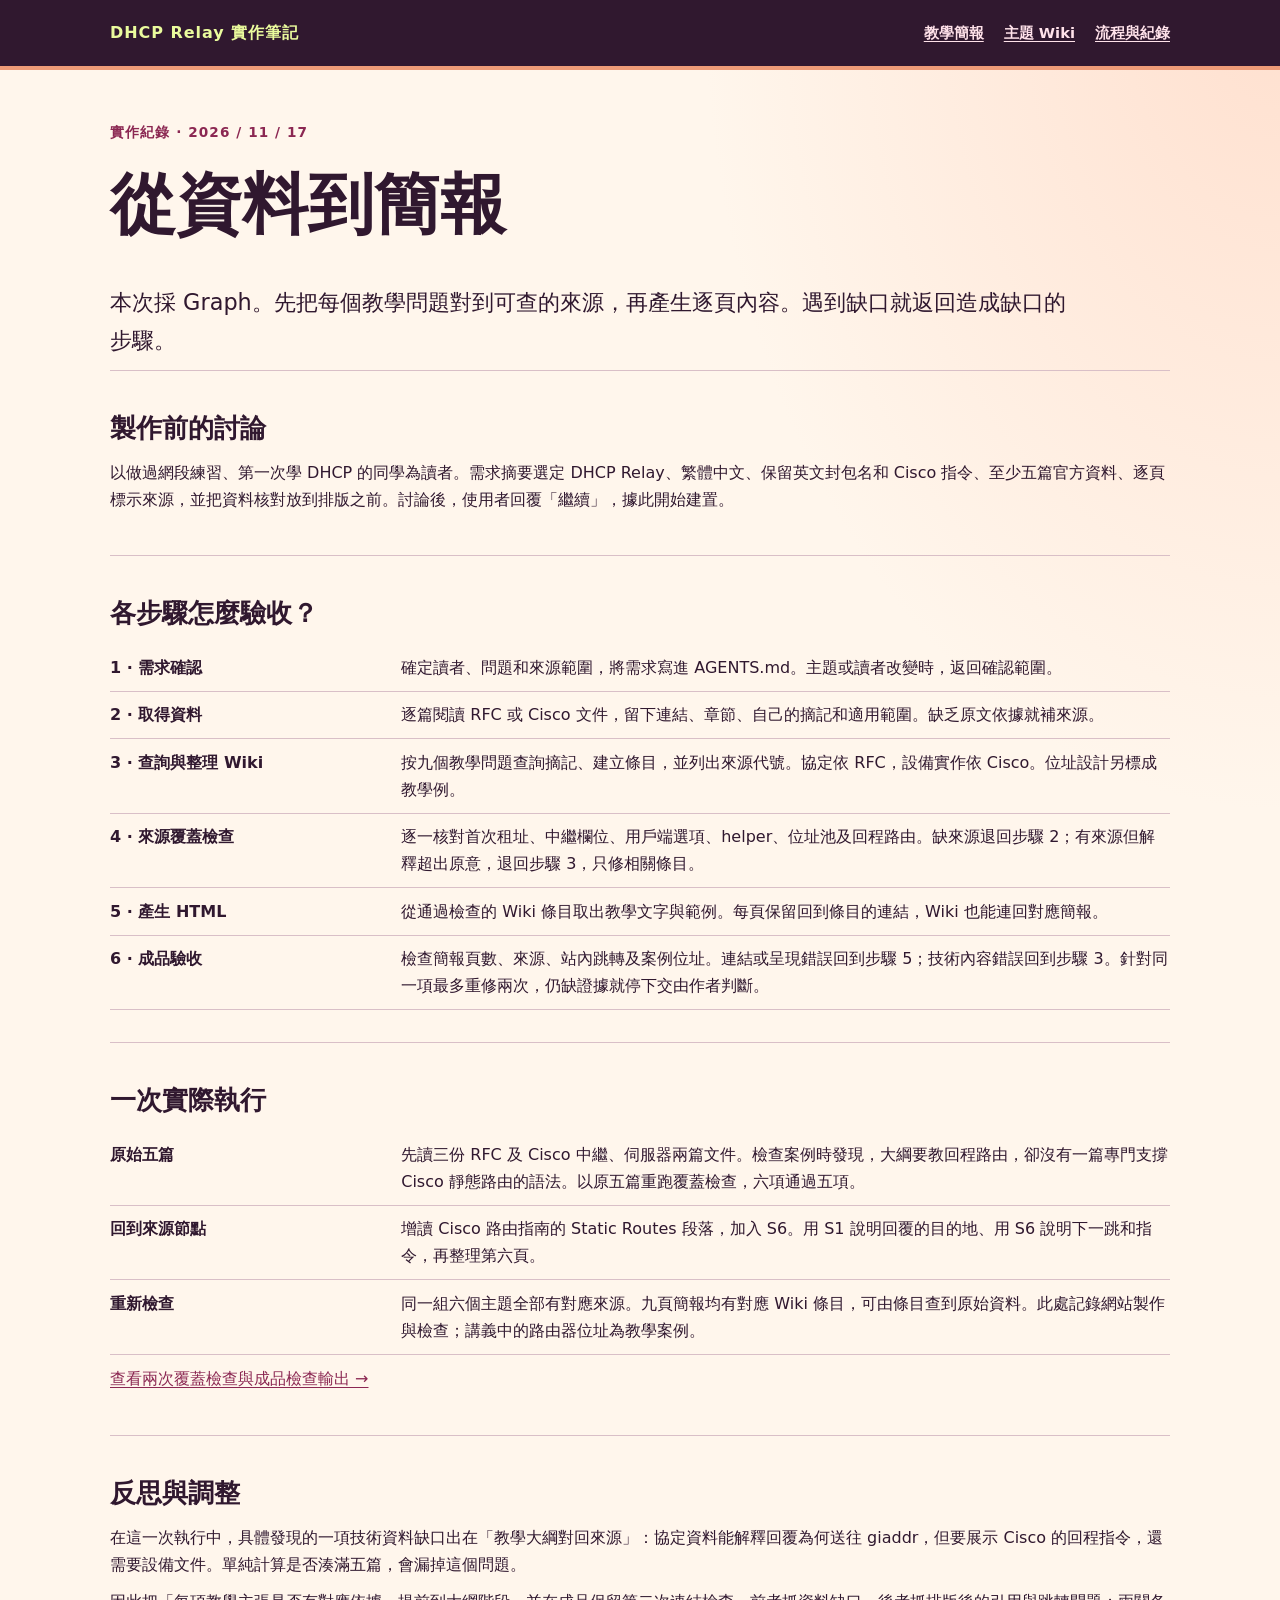
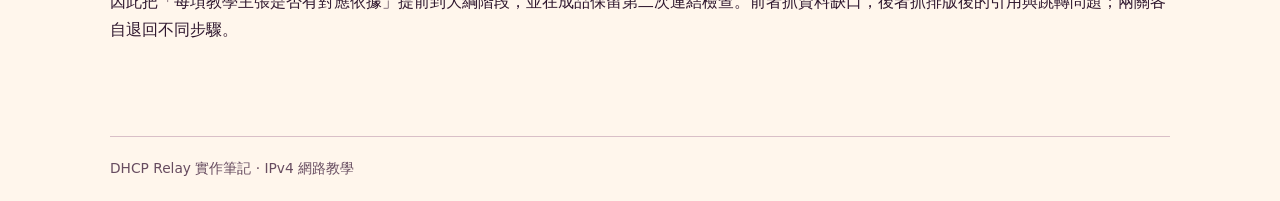
<file: workflow.html>
<!doctype html><html lang="zh-Hant"><head><meta charset="utf-8"><meta name="viewport" content="width=device-width,initial-scale=1"><meta name="theme-color" content="#30182f"><title>流程與執行紀錄｜DHCP Relay 實作筆記</title><link rel="stylesheet" href="style.css"></head><body><header><div class="top"><span class="brand">DHCP Relay 實作筆記</span><nav aria-label="主選單"><a href="index.html">教學簡報</a><a href="wiki.html">主題 Wiki</a><a href="workflow.html">流程與紀錄</a></nav></div></header><main><div class="kicker">實作紀錄 · 2026 / 11 / 17</div><h1>從資料到簡報</h1><p class="lead">本次採 Graph。先把每個教學問題對到可查的來源，再產生逐頁內容。遇到缺口就返回造成缺口的步驟。</p>
<section class="entry" id="brief"><h2>製作前的討論</h2><p>以做過網段練習、第一次學 DHCP 的同學為讀者。需求摘要選定 DHCP Relay、繁體中文、保留英文封包名和 Cisco 指令、至少五篇官方資料、逐頁標示來源，並把資料核對放到排版之前。討論後，使用者回覆「繼續」，據此開始建置。</p></section>
<section class="entry" id="graph"><h2>各步驟怎麼驗收？</h2>
<div class="row"><strong>1 · 需求確認</strong><span>確定讀者、問題和來源範圍，將需求寫進 AGENTS.md。主題或讀者改變時，返回確認範圍。</span></div>
<div class="row"><strong>2 · 取得資料</strong><span>逐篇閱讀 RFC 或 Cisco 文件，留下連結、章節、自己的摘記和適用範圍。缺乏原文依據就補來源。</span></div>
<div class="row"><strong>3 · 查詢與整理 Wiki</strong><span>按九個教學問題查詢摘記、建立條目，並列出來源代號。協定依 RFC，設備實作依 Cisco。位址設計另標成教學例。</span></div>
<div class="row"><strong>4 · 來源覆蓋檢查</strong><span>逐一核對首次租址、中繼欄位、用戶端選項、helper、位址池及回程路由。缺來源退回步驟 2；有來源但解釋超出原意，退回步驟 3，只修相關條目。</span></div>
<div class="row"><strong>5 · 產生 HTML</strong><span>從通過檢查的 Wiki 條目取出教學文字與範例。每頁保留回到條目的連結，Wiki 也能連回對應簡報。</span></div>
<div class="row"><strong>6 · 成品驗收</strong><span>檢查簡報頁數、來源、站內跳轉及案例位址。連結或呈現錯誤回到步驟 5；技術內容錯誤回到步驟 3。針對同一項最多重修兩次，仍缺證據就停下交由作者判斷。</span></div></section>
<section class="entry" id="run"><h2>一次實際執行</h2><div class="row"><strong>原始五篇</strong><span>先讀三份 RFC 及 Cisco 中繼、伺服器兩篇文件。檢查案例時發現，大綱要教回程路由，卻沒有一篇專門支撐 Cisco 靜態路由的語法。以原五篇重跑覆蓋檢查，六項通過五項。</span></div>
<div class="row"><strong>回到來源節點</strong><span>增讀 Cisco 路由指南的 Static Routes 段落，加入 S6。用 S1 說明回覆的目的地、用 S6 說明下一跳和指令，再整理第六頁。</span></div>
<div class="row"><strong>重新檢查</strong><span>同一組六個主題全部有對應來源。九頁簡報均有對應 Wiki 條目，可由條目查到原始資料。此處記錄網站製作與檢查；講義中的路由器位址為教學案例。</span></div>
<p><a href="checks.html">查看兩次覆蓋檢查與成品檢查輸出 →</a></p></section>
<section class="entry" id="reflection"><h2>反思與調整</h2><p>在這一次執行中，具體發現的一項技術資料缺口出在「教學大綱對回來源」：協定資料能解釋回覆為何送往 giaddr，但要展示 Cisco 的回程指令，還需要設備文件。單純計算是否湊滿五篇，會漏掉這個問題。</p><p>因此把「每項教學主張是否有對應依據」提前到大綱階段，並在成品保留第二次連結檢查。前者抓資料缺口，後者抓排版後的引用與跳轉問題；兩關各自退回不同步驟。</p></section></main><footer>DHCP Relay 實作筆記 · IPv4 網路教學</footer></body></html>
</file>
<file: style.css>
:root{--paper:#fff6ec;--ink:#30182f;--muted:#674c60;--line:#d9bfc7;--accent:#8b2752;--warm:#813d17;--pale:#f9e1ec;font-family:"Noto Sans TC","Microsoft JhengHei",system-ui,sans-serif;color:var(--ink);background:var(--paper);line-height:1.7}
*{box-sizing:border-box}body{margin:0}a{color:var(--accent);text-underline-offset:.21em}a:focus-visible,button:focus-visible,summary:focus-visible{outline:3px solid #be4627;outline-offset:4px}header{border-bottom:1px solid var(--line)}.top,main,footer{width:min(1060px,calc(100% - 40px));margin:auto}.top{display:flex;align-items:center;justify-content:space-between;gap:1rem;min-height:66px}.brand{font-weight:800;letter-spacing:.06em}.top nav{display:flex;gap:1.25rem}.top nav a{font-size:.92rem;font-weight:650}main{padding:clamp(24px,4vw,58px) 0}h1,h2,h3{line-height:1.27;text-wrap:balance}h1{font-size:clamp(2rem,5.3vw,4.15rem);margin:.27em 0 .55em}h2{font-size:clamp(1.65rem,4.5vw,3.1rem);margin:.3em 0 .55em}h3{font-size:1.16rem;margin:.55rem 0}p{margin:.65rem 0}.kicker,small{color:var(--muted);font-weight:650}.kicker{font-size:.85rem;letter-spacing:.08em}.lead{font-size:clamp(1.06rem,2.4vw,1.4rem);max-width:43em}.slide{padding:clamp(14px,3vw,38px) 0;min-height:470px}.slide[hidden]{display:none}.body{margin:1.4rem 0}.panel{padding:1.1rem 1.35rem;background:var(--pale);border-left:4px solid var(--accent);border-radius:0 12px 12px 0}.panel p:first-child{margin-top:0}.panel p:last-child{margin-bottom:0}.ctrl{display:flex;align-items:center;justify-content:space-between;gap:12px;padding:20px 0;border-top:1px solid var(--line)}button,.action{border:1px solid var(--accent);color:var(--accent);background:var(--paper);font:inherit;font-weight:650;padding:.46rem .95rem;border-radius:7px;cursor:pointer}button:disabled{opacity:.38;cursor:default}.forward{background:var(--accent);color:white}.refs{font-size:.91rem;color:var(--muted);margin-top:1.1rem}.refs a{margin-right:.9em}.pages{display:flex;flex-wrap:wrap;gap:6px;margin-top:10px}.pages a{padding:.15rem .58rem;border:1px solid var(--line);border-radius:6px;text-decoration:none}.pages a[aria-current]{background:var(--ink);color:white}.grid{display:grid;grid-template-columns:repeat(auto-fit,minmax(min(100%,220px),1fr));gap:12px}.tile,details{border:1px solid var(--line);padding:1rem;border-radius:10px;background:white}.tile strong{display:block;font-size:1.06rem}.tile span{display:block;color:var(--muted)}code,pre,.mono{font-family:"IBM Plex Mono",Consolas,monospace}code{overflow-wrap:anywhere}pre{background:#30182f;color:#eafb9d;padding:1rem;border-radius:9px;line-height:1.6;white-space:pre-wrap;overflow-wrap:anywhere;font-size:.91rem}summary{cursor:pointer;color:var(--accent);font-weight:700}.note{color:var(--warm);font-weight:650}ol,ul{padding-left:1.5rem}li{margin:.35rem 0}.entry{padding:2rem 0;border-top:1px solid var(--line);scroll-margin-top:1rem}.entry h2{font-size:1.65rem}.source{background:white;border:1px solid var(--line);padding:1rem 1.25rem;margin:.6rem 0;border-radius:8px}.map{display:grid;grid-template-columns:repeat(3,minmax(0,1fr));border-top:2px solid var(--accent);border-bottom:1px solid var(--line);margin:1.3rem 0}.map>div{padding:.7rem 1rem}.map>div+div{border-left:1px solid var(--line)}.map strong,.map span{display:block}.map small{font-size:.82rem}.map span{font-family:Consolas,monospace;font-size:.92rem}.row{display:grid;grid-template-columns:minmax(130px,.65fr) 1.8fr;gap:.85rem;padding:.6rem 0;border-bottom:1px solid var(--line)}footer{border-top:1px solid var(--line);padding:20px 0;color:var(--muted);font-size:.86rem}
/* Mulberry, apricot and citron. */
header {
  background: #30182f;
  color: #fff6ec;
  border-bottom: 4px solid #ed9b77;
}
header .brand { color: #eafb9d; }
header nav a { color: #ffe2ea; }
header a:focus-visible { outline-color: #eafb9d; }
header a:hover { color: #eafb9d; }
body {
  background: radial-gradient(ellipse at top right, #ffe0cf 0, transparent 36rem) no-repeat, var(--paper);
}
.kicker { color: var(--accent); }
.map {
  border: 1px solid #b78b98;
  border-top: 4px solid var(--ink);
  border-radius: 9px;
  overflow: hidden;
}
.map > div:nth-child(1) { background: #f4cadb; }
.map > div:nth-child(2) { background: #ffd8b2; }
.map > div:nth-child(3) { background: #eafb9d; }
.map small { color: #513b4c; }
.panel { border-left-color: var(--accent); }
.forward, .pages a[aria-current] { background: #eafb9d; color: var(--ink); border-color: var(--ink); }
.forward:hover:enabled, .pages a:hover { background: #30182f; color: #eafb9d; }
.source, details, .tile { background: #fffcf8; }
.source:target, article.entry:target { border-top: 3px solid var(--accent); }
pre { border-left: 4px solid #ed9b77; }
@media(max-width:620px){.top,main,footer{width:calc(100% - 28px)}.top{align-items:flex-start;flex-direction:column;padding:12px 0;gap:5px}.top nav{gap:1rem}.slide{min-height:0}.map{grid-template-columns:1fr}.map>div+div{border-left:0;border-top:1px solid var(--line)}.row{grid-template-columns:1fr;gap:0}.ctrl{flex-wrap:wrap}.pages a{padding:.12rem .44rem}}
@media print{.top nav,.ctrl,.pages,footer{display:none}.slide[hidden]{display:block}.slide{break-after:page;min-height:auto}.entry{break-inside:avoid}main{padding:0}body{background:white}}
</file>
